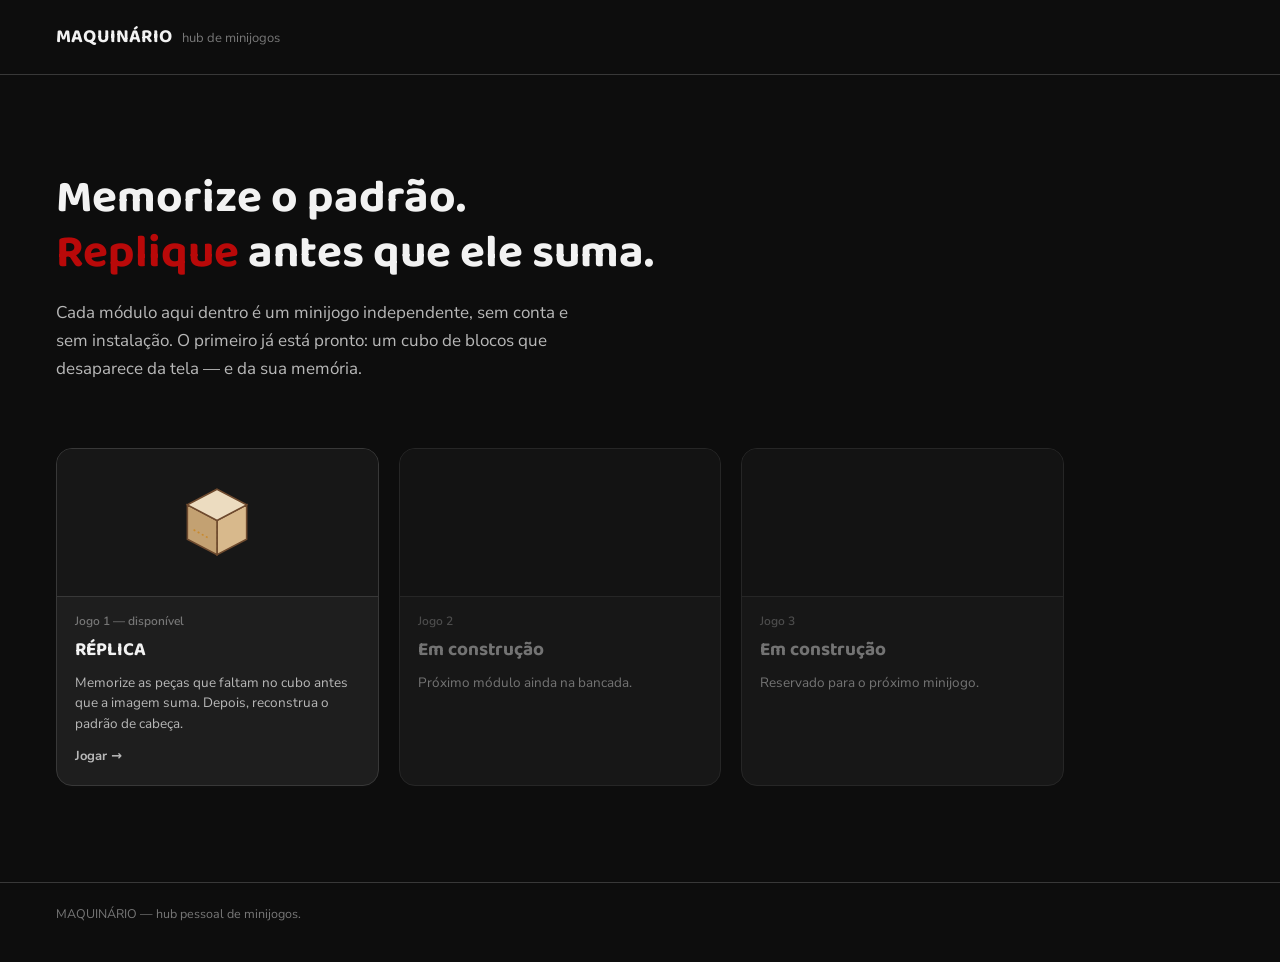
<file: index.html>
<!DOCTYPE html>
<html lang="pt-BR">
<head>
<meta charset="UTF-8">
<meta name="viewport" content="width=device-width, initial-scale=1.0">
<title>MAQUINÁRIO — hub de minijogos</title>
<link rel="icon" href="data:image/svg+xml,%3Csvg xmlns='http://www.w3.org/2000/svg' viewBox='0 0 32 32'%3E%3Crect width='32' height='32' rx='6' fill='%23efe7d8'/%3E%3Cpath d='M16 4 27 10 27 22 16 28 5 22 5 10Z' fill='none' stroke='%236e4a2e' stroke-width='2'/%3E%3C/svg%3E">
<link rel="preconnect" href="https://fonts.googleapis.com">
<link rel="preconnect" href="https://fonts.gstatic.com" crossorigin>
<link href="https://fonts.googleapis.com/css2?family=Baloo+2:wght@500;700&family=Nunito+Sans:wght@400;600;700&display=swap" rel="stylesheet">
<link rel="stylesheet" href="style.css">
</head>
<body>

<div class="topbar">
  <span class="brand">MAQUINÁRIO</span>
  <span class="topbar-sub">hub de minijogos</span>
</div>

<section class="hero">
  <h1>Memorize o padrão.<br><span class="highlight">Replique</span> antes que ele suma.</h1>
  <p class="lede">
    Cada módulo aqui dentro é um minijogo independente, sem conta e sem instalação.
    O primeiro já está pronto: um cubo de blocos que desaparece da tela — e da sua memória.
  </p>
</section>

<section class="modules">

  <a class="module-card active" href="games/replica/index.html">
    <div class="module-art">
      <svg viewBox="0 0 100 100" fill="none">
        <path d="M50 48 88 28 88 72 50 92Z" fill="#d8b98c" stroke="#6e4a2e" stroke-width="2"/>
        <path d="M50 48 12 28 12 72 50 92Z" fill="#c3a172" stroke="#6e4a2e" stroke-width="2"/>
        <path d="M50 8 88 28 50 48 12 28Z" fill="#ecdcc0" stroke="#6e4a2e" stroke-width="2"/>
        <path d="M50 48 50 92" stroke="#6e4a2e" stroke-width="1" stroke-dasharray="3 4" opacity="0.5"/>
        <path d="M20 60 40 71" stroke="#c98a2e" stroke-width="2" stroke-dasharray="2.5 3.5"/>
      </svg>
    </div>
    <div class="module-body">
      <span class="module-index">Jogo 1 — disponível</span>
      <h2>RÉPLICA</h2>
      <p>Memorize as peças que faltam no cubo antes que a imagem suma. Depois, reconstrua o padrão de cabeça.</p>
      <span class="module-cta">Jogar →</span>
    </div>
  </a>

  <div class="module-card locked" aria-disabled="true">
    <div class="module-art hazard"></div>
    <div class="module-body">
      <span class="module-index">Jogo 2</span>
      <h2>Em construção</h2>
      <p>Próximo módulo ainda na bancada.</p>
    </div>
  </div>

  <div class="module-card locked" aria-disabled="true">
    <div class="module-art hazard"></div>
    <div class="module-body">
      <span class="module-index">Jogo 3</span>
      <h2>Em construção</h2>
      <p>Reservado para o próximo minijogo.</p>
    </div>
  </div>

</section>

<footer>MAQUINÁRIO — hub pessoal de minijogos.</footer>

</body>
</html>
</file>
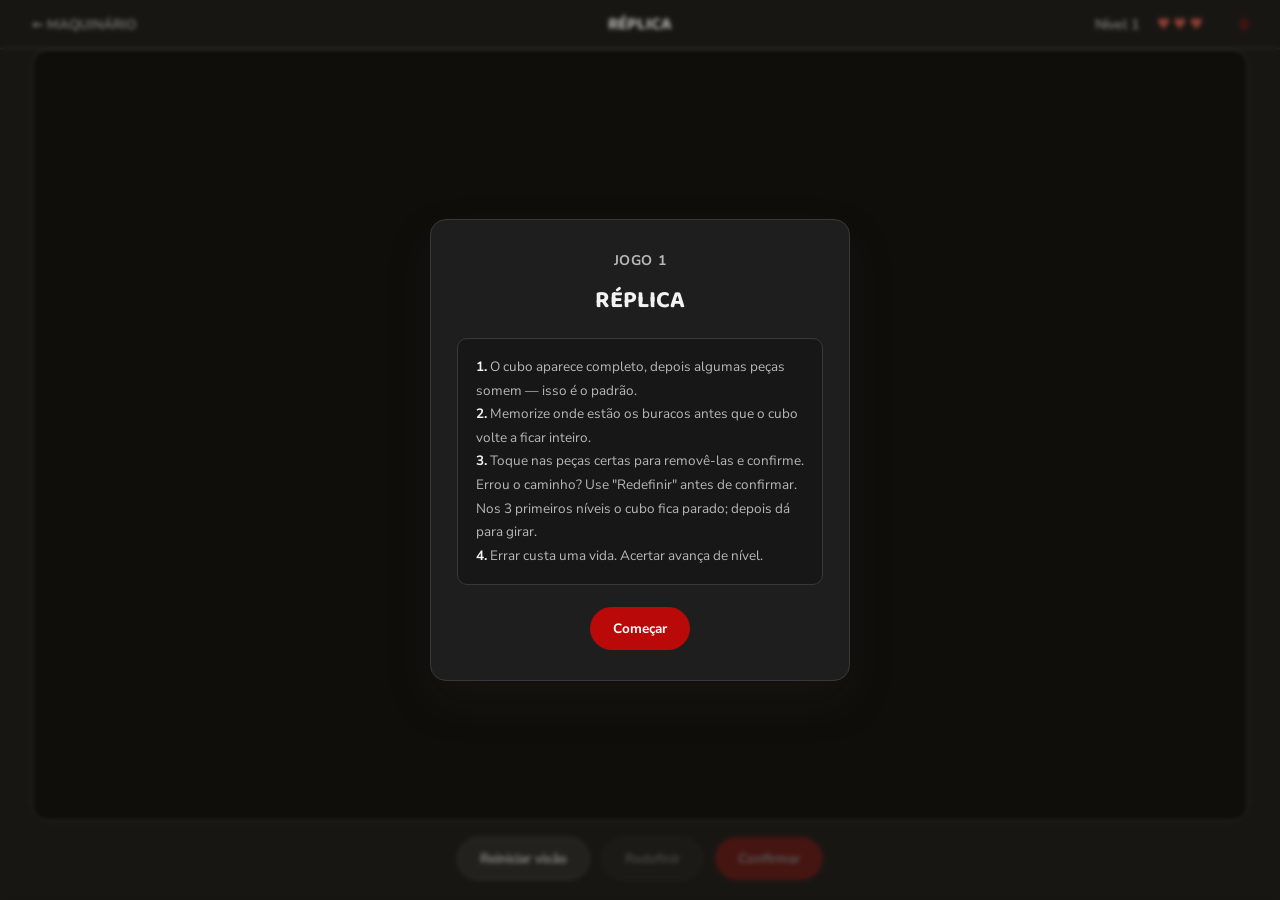
<file: games/replica/index.html>
<!DOCTYPE html>
<html lang="pt-BR">
<head>
<meta charset="UTF-8">
<meta name="viewport" content="width=device-width, initial-scale=1.0, maximum-scale=1.0">
<title>RÉPLICA — MAQUINÁRIO</title>
<link rel="icon" href="data:image/svg+xml,%3Csvg xmlns='http://www.w3.org/2000/svg' viewBox='0 0 32 32'%3E%3Crect width='32' height='32' rx='6' fill='%23efe7d8'/%3E%3Cpath d='M16 4 27 10 27 22 16 28 5 22 5 10Z' fill='none' stroke='%236e4a2e' stroke-width='2'/%3E%3C/svg%3E">
<link rel="preconnect" href="https://fonts.googleapis.com">
<link rel="preconnect" href="https://fonts.gstatic.com" crossorigin>
<link href="https://fonts.googleapis.com/css2?family=Baloo+2:wght@500;700&family=Nunito+Sans:wght@400;600;700&display=swap" rel="stylesheet">
<link rel="stylesheet" href="../../style.css">
<link rel="stylesheet" href="game.css">
</head>
<body>

<div class="hud-top">
  <a class="back-link" href="../../index.html">← MAQUINÁRIO</a>
  <span class="game-title">RÉPLICA</span>
  <div class="hud-stats">
    <span id="hud-level">Nível 1</span>
    <span id="hud-lives"></span>
    <span id="hud-score">0</span>
  </div>
</div>

<div class="stage">
  <canvas id="cube-canvas"></canvas>

  <div class="phase-banner" id="phase-banner">Memorize!</div>

  <svg class="timer-ring" id="timer-ring" viewBox="0 0 44 44">
    <circle class="track" cx="22" cy="22" r="19"></circle>
    <circle class="fill" id="timer-ring-fill" cx="22" cy="22" r="19"></circle>
  </svg>

  <div class="hint" id="hint">toque num bloco para remover</div>
</div>

<div class="hud-bottom">
  <button class="btn" id="btn-reset-view">Reiniciar visão</button>
  <button class="btn" id="btn-reset-attempt" disabled>Redefinir</button>
  <button class="btn btn-primary" id="btn-confirm" disabled>Confirmar</button>
</div>

<!-- modal: início -->
<div class="modal-overlay" id="modal-start">
  <div class="modal">
    <p class="modal-eyebrow">Jogo 1</p>
    <h2>RÉPLICA</h2>
    <div class="rules">
      <b>1.</b> O cubo aparece completo, depois algumas peças somem — isso é o padrão.<br>
      <b>2.</b> Memorize onde estão os buracos antes que o cubo volte a ficar inteiro.<br>
      <b>3.</b> Toque nas peças certas para removê-las e confirme. Errou o caminho? Use "Redefinir" antes de confirmar. Nos 3 primeiros níveis o cubo fica parado; depois dá para girar.<br>
      <b>4.</b> Errar custa uma vida. Acertar avança de nível.
    </div>
    <div class="actions">
      <button class="btn btn-primary" id="btn-start">Começar</button>
    </div>
  </div>
</div>

<!-- modal: fim de jogo -->
<div class="modal-overlay hidden" id="modal-gameover">
  <div class="modal">
    <p class="modal-eyebrow">Fim de jogo</p>
    <h2 id="gameover-title">Sem vidas</h2>
    <div class="score-line" id="final-score">0</div>
    <p>nível alcançado: <span id="final-level">1</span></p>
    <div class="actions">
      <button class="btn btn-primary" id="btn-retry">Jogar novamente</button>
      <a class="btn" href="../../index.html">Voltar ao hub</a>
    </div>
  </div>
</div>

<script src="../../vendor/three.min.js"></script>
<script src="../../vendor/OrbitControls.js"></script>
<script src="game.js"></script>
</body>
</html>
</file>
<file: style.css>
/* ==========================================================================
   MAQUINÁRIO — tokens compartilhados
   ========================================================================== */

:root {
  /* ---- fundo e superfícies (do mais claro/distante ao mais "sobre a mesa") ---- */
  --bg: #0d0d0d;                  /* fundo geral */
  --bg-elevated: #171717;         /* palco / área principal */
  --panel: #1e1e1e;               /* cartões, modais e botões */
  --panel-border: #383838;        /* bordas padrão */
  --panel-border-strong: #8f1d2c; /* borda em hover/foco */

  /* ---- texto ---- */
  --ink: #f2f2f2;                 /* texto principal */
  --ink-dim: #b8b8b8;             /* texto secundário */
  --ink-faint: #777777;           /* textos pequenos */

  /* ---- cor de destaque da interface (links, botão principal, foco) ---- */
  --accent: #b90909;
  --accent-soft: rgba(43, 143, 224, 0.12);  /* fundo suave com a cor de destaque */
  --accent-line: rgba(62, 107, 143, 0.35);  /* borda suave com a cor de destaque */

  /* ---- cores de feedback (acerto / aviso / erro) usadas nos textos e no jogo ---- */
  --success: #5b8c4c;
  --success-soft: rgba(91, 140, 76, 0.14);
  --danger: #c24b3f;
  --warn: #c98a2e;

  /* Nota: a cor dos BLOCOS do cubo 3D não está aqui — ela é desenhada em
     WebGL (three.js) e fica em games/replica/game.js, na constante
     COLOR_WOOD, logo no topo do arquivo. */

  --font-display: 'Baloo 2', ui-rounded, sans-serif;       /* títulos e números grandes */
  --font-body: 'Nunito Sans', system-ui, -apple-system, sans-serif; /* texto corrido */

  --radius: 16px;      /* cantos arredondados de cartões/modais/palco */
  --radius-sm: 10px;   /* cantos arredondados de blocos internos menores */
}

* { box-sizing: border-box; }

html, body {
  margin: 0;
  padding: 0;
  background: var(--bg);
  color: var(--ink);
  font-family: var(--font-body);
  min-height: 100%;
}

a { color: inherit; text-decoration: none; }


button { font-family: var(--font-body); cursor: pointer; }

a:focus-visible,
button:focus-visible {
  outline: 3px solid var(--accent);
  outline-offset: 2px;
  border-radius: 4px;
}

@media (prefers-reduced-motion: reduce) {
  * { animation-duration: 0.01ms !important; transition-duration: 0.01ms !important; }
}

/* ==========================================================================
   Hub page
   ========================================================================== */

.topbar {
  display: flex;
  align-items: baseline;
  gap: 10px;
  padding: 22px clamp(20px, 5vw, 56px);
  border-bottom: 1px solid var(--panel-border);
}

.brand {
  font-family: var(--font-display);
  font-size: 19px;
  font-weight: 700;
  letter-spacing: 0.01em;
}

.topbar-sub {
  font-size: 13px;
  color: var(--ink-faint);
}

.hero {
  padding: clamp(48px, 10vw, 96px) clamp(20px, 5vw, 56px) clamp(32px, 6vw, 64px);
  max-width: 760px;
}

.hero h1 {
  font-family: var(--font-display);
  font-weight: 700;
  font-size: clamp(30px, 4.6vw, 46px);
  line-height: 1.2;
  margin: 0 0 18px;
}

.hero h1 .highlight { color: var(--accent); }

.hero .lede {
  color: var(--ink-dim);
  font-size: 17px;
  line-height: 1.65;
  max-width: 52ch;
  margin: 0;
}

.modules {
  padding: 0 clamp(20px, 5vw, 56px) clamp(64px, 10vw, 96px);
  display: grid;
  grid-template-columns: repeat(auto-fill, minmax(260px, 1fr));
  gap: 20px;
  max-width: 1120px;
}

.module-card {
  display: flex;
  flex-direction: column;
  background: var(--panel);
  border: 1px solid var(--panel-border);
  border-radius: var(--radius);
  overflow: hidden;
  box-shadow: 0 2px 0 rgba(46, 42, 34, 0.03);
  transition: border-color 0.2s ease, transform 0.2s ease, box-shadow 0.2s ease;
}

.module-card.active { cursor: pointer; }

.module-card.active:hover,
.module-card.active:focus-visible {
  border-color: var(--panel-border-strong);
  transform: translateY(-3px);
  box-shadow: 0 10px 24px rgba(46, 42, 34, 0.10);
}

.module-card.active:hover .module-cta,
.module-card.active:focus-visible .module-cta {
  color: var(--accent);
}

.module-art {
  height: 148px;
  display: flex;
  align-items: center;
  justify-content: center;
  background: var(--bg-elevated);
  border-bottom: 1px solid var(--panel-border);
}

.module-art svg { width: 78px; height: 78px; }

.module-art.hazard {
  background-image: repeating-linear-gradient(
    135deg,
    rgba(46, 42, 34, 0.03) 0 10px,
    transparent 10px 20px
  ), var(--bg-elevated);
}

.module-body {
  padding: 16px 18px 20px;
  display: flex;
  flex-direction: column;
  gap: 6px;
}

.module-index {
  font-size: 12px;
  font-weight: 600;
  color: var(--ink-faint);
}

.module-body h2 {
  font-family: var(--font-display);
  font-weight: 700;
  font-size: 19px;
  margin: 0;
}

.module-body p {
  color: var(--ink-dim);
  font-size: 13.5px;
  line-height: 1.55;
  margin: 2px 0 6px;
}

.module-cta {
  font-size: 13px;
  font-weight: 700;
  color: var(--ink-dim);
  transition: color 0.2s ease;
}

.module-card.locked { opacity: 0.6; }
.module-card.locked .module-body h2 { color: var(--ink-dim); }

footer {
  padding: 22px clamp(20px, 5vw, 56px) 40px;
  font-size: 12.5px;
  color: var(--ink-faint);
  border-top: 1px solid var(--panel-border);
}
</file>
<file: games/replica/game.css>
/* ==========================================================================
   RÉPLICA — estilos do jogo (usa tokens de ../../style.css)
   ========================================================================== */

html, body {
  height: 100%;
  overflow: hidden;
}

body {
  display: flex;
  flex-direction: column;
}

/* ---------- HUD superior ---------- */

.hud-top {
  display: flex;
  align-items: center;
  justify-content: space-between;
  gap: 12px;
  padding: 14px clamp(16px, 4vw, 32px);
  border-bottom: 1px solid var(--panel-border);
  flex-wrap: wrap;
  position: relative;
}

.back-link {
  font-size: 13.5px;
  font-weight: 600;
  color: var(--ink-dim);
  transition: color 0.15s ease;
}
.back-link:hover { color: var(--accent); }

.game-title {
  font-family: var(--font-display);
  font-weight: 700;
  font-size: 17px;
  position: absolute;
  left: 50%;
  transform: translateX(-50%);
}

.hud-stats {
  display: flex;
  align-items: center;
  gap: 18px;
  font-size: 14px;
  font-weight: 600;
  color: var(--ink-dim);
  margin-left: auto;
}

#hud-lives { letter-spacing: 3px; font-size: 15px; }
#hud-lives .heart { color: var(--danger); }              /* cor dos corações "cheios" */
#hud-lives .heart.lost { color: var(--ink-faint); opacity: 0.5; } /* cor dos corações perdidos */

#hud-score { color: var(--accent); min-width: 3ch; text-align: right; } /* cor do número de pontos */

/* ---------- palco 3D ---------- */

.stage {
  position: relative;
  flex: 1;
  margin: 0 clamp(16px, 4vw, 32px);
  border: 1px solid var(--panel-border);
  border-radius: var(--radius);
  background: var(--bg-elevated);
  overflow: hidden;
  min-height: 0;
  box-shadow: inset 0 1px 0 rgba(255,255,255,0.6);
}

#cube-canvas {
  display: block;
  width: 100%;
  height: 100%;
  touch-action: none;
  cursor: grab;
}
#cube-canvas:active { cursor: grabbing; }
#cube-canvas.rotate-locked,
#cube-canvas.rotate-locked:active { cursor: default; }

.phase-banner {
  position: absolute;
  top: 16px;
  left: 50%;
  transform: translateX(-50%);
  font-family: var(--font-display);
  font-weight: 600;
  font-size: 14px;
  padding: 7px 18px;
  border-radius: 999px;
  border: 1px solid var(--panel-border);
  background: var(--panel);
  box-shadow: 0 2px 8px rgba(46,42,34,0.06);
  color: var(--ink-dim);
  z-index: 3;
  opacity: 0;
  transition: opacity 0.25s ease, color 0.25s ease, border-color 0.25s ease, background 0.25s ease;
  pointer-events: none;
  white-space: nowrap;
}
.phase-banner.show { opacity: 1; }
/* cores da "pílula" de status no topo do palco (Memorize! / Perfeito! / Quase lá) */
.phase-banner.tone-accent { color: var(--accent); border-color: var(--accent-line); background: var(--accent-soft); }   /* fase neutra */
.phase-banner.tone-success { color: var(--success); border-color: rgba(91,140,76,0.35); background: var(--success-soft); } /* acertou */
.phase-banner.tone-danger { color: var(--danger); border-color: rgba(194,75,63,0.35); background: rgba(194,75,63,0.10); }  /* errou */

.timer-ring {
  position: absolute;
  top: 14px;
  right: 14px;
  width: 44px;
  height: 44px;
  z-index: 3;
  opacity: 0;
  transition: opacity 0.2s ease;
  pointer-events: none;
}
.timer-ring.show { opacity: 1; }
.timer-ring circle {
  fill: none;
  stroke-width: 3.5;
}
.timer-ring .track { stroke: var(--panel-border); }  /* trilho (parte "vazia") do anel de tempo */
.timer-ring .fill {
  stroke: var(--warn);   /* cor do anel de contagem regressiva — troque aqui */
  stroke-linecap: round;
  transform: rotate(-90deg);
  transform-origin: 50% 50%;
  transition: stroke-dashoffset linear;
}

.hint {
  position: absolute;
  bottom: 14px;
  left: 50%;
  transform: translateX(-50%);
  font-size: 12.5px;
  font-weight: 600;
  color: var(--ink-faint);
  z-index: 3;
  opacity: 0;
  transition: opacity 0.4s ease;
  pointer-events: none;
  text-align: center;
  white-space: nowrap;
  background: var(--panel);
  padding: 5px 12px;
  border-radius: 999px;
  border: 1px solid var(--panel-border);
}
.hint.show { opacity: 1; }

/* ---------- controles inferiores ---------- */

.hud-bottom {
  display: flex;
  align-items: center;
  justify-content: center;
  gap: 12px;
  padding: 16px clamp(16px, 4vw, 32px) 20px;
}

/* botão secundário (ex.: "Reiniciar visão", "Redefinir") */
.btn {
  font-size: 13.5px;
  font-weight: 700;
  padding: 11px 22px;
  background: var(--panel);          /* fundo do botão */
  border: 1px solid var(--panel-border);
  color: var(--ink-dim);             /* cor do texto */
  border-radius: 999px;
  transition: border-color 0.15s ease, color 0.15s ease, background 0.15s ease, box-shadow 0.15s ease;
}
.btn:hover:not(:disabled) { border-color: var(--panel-border-strong); color: var(--ink); box-shadow: 0 2px 8px rgba(46,42,34,0.08); }
.btn:disabled { opacity: 0.4; cursor: not-allowed; }

/* botão principal, de destaque (ex.: "Confirmar", "Começar") */
.btn-primary {
  background: var(--accent);   /* cor de fundo — mude var(--accent) no style.css para afetar tudo */
  border-color: var(--accent);
  color: #fff;
}
.btn-primary:hover:not(:disabled) {
  background: #dd0e0e;  /* tom mais escuro do accent, só para o hover */
  border-color: #dd0e0e;
  color: #fff;
}

/* ---------- modais ---------- */

.modal-overlay {
  position: fixed;
  inset: 0;
  background: rgba(46,42,34,0.35);
  backdrop-filter: blur(2px);
  display: flex;
  align-items: center;
  justify-content: center;
  z-index: 10;
  padding: 20px;
}
.modal-overlay.hidden { display: none; }

.modal {
  width: min(420px, 100%);
  background: var(--panel);
  border: 1px solid var(--panel-border);
  border-radius: var(--radius);
  box-shadow: 0 20px 44px rgba(46,42,34,0.18);
  padding: 30px 26px;
  text-align: center;
}

.modal-eyebrow {
  font-size: 12px;
  font-weight: 700;
  letter-spacing: 0.04em;
  color: var(--ink-faint);
  margin: 0 0 6px;
  text-transform: uppercase;
}

.modal h2 {
  font-family: var(--font-display);
  font-weight: 700;
  font-size: 24px;
  margin: 0 0 14px;
}

.modal p {
  color: var(--ink-dim);
  font-size: 14px;
  line-height: 1.6;
  margin: 0 0 8px;
}

.modal .rules {
  text-align: left;
  margin: 18px 0 22px;
  padding: 16px 18px;
  border-radius: var(--radius-sm);
  border: 1px solid var(--panel-border);
  background: var(--bg-elevated);
  font-size: 13.5px;
  color: var(--ink-dim);
  line-height: 1.75;
}
.modal .rules b { color: var(--ink); }

.modal .score-line {
  font-family: var(--font-display);
  font-weight: 700;
  font-size: 36px;
  color: var(--accent);
  margin: 10px 0 4px;
}

.modal .actions {
  display: flex;
  gap: 10px;
  justify-content: center;
  margin-top: 20px;
  flex-wrap: wrap;
}

@media (max-width: 560px) {
  .game-title { display: none; }
  .hud-top { justify-content: space-between; }
}
</file>
